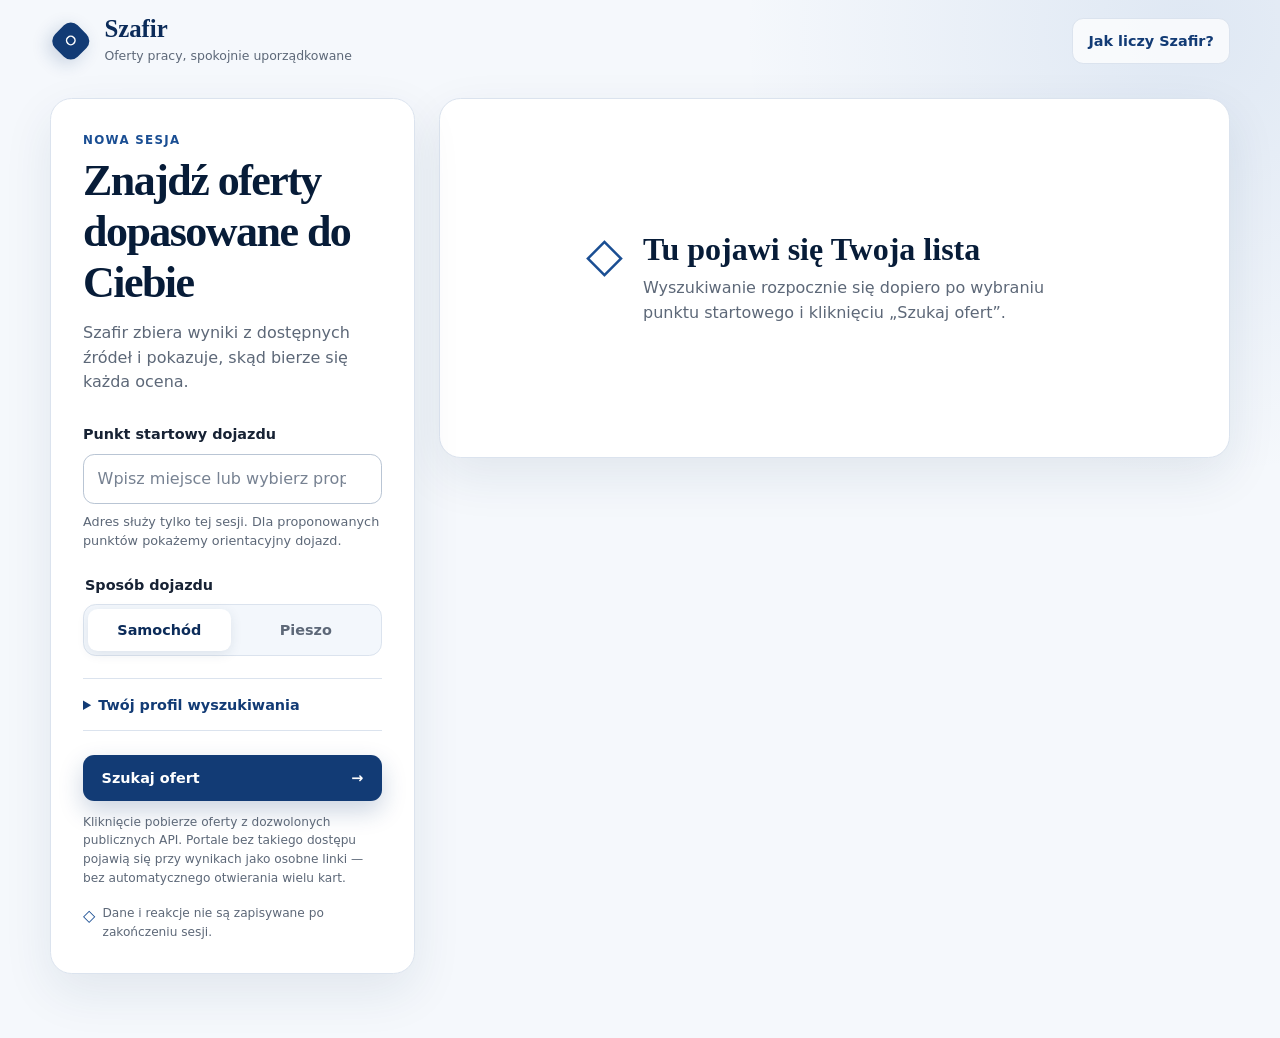
<file: index.html>
<!doctype html>
<html lang="pl">
  <head>
    <meta charset="utf-8">
    <meta name="viewport" content="width=device-width, initial-scale=1">
    <meta name="description" content="Szafir porządkuje oferty pracy w finansach według jawnych, zrozumiałych kryteriów.">
    <meta name="color-scheme" content="light">
    <meta name="theme-color" content="#123b75">
    <title>Szafir — spokojne szukanie pracy</title>
    <link rel="icon" type="image/svg+xml" href="data:image/svg+xml,%3Csvg xmlns='http://www.w3.org/2000/svg' viewBox='0 0 64 64'%3E%3Cpath fill='%23123b75' d='M32 4 58 24 47 56H17L6 24z'/%3E%3Cpath fill='%23ffffff' d='m32 13 15 12-6 20H23l-6-20z'/%3E%3Ccircle cx='32' cy='29' r='6' fill='%23e9ae4a'/%3E%3C/svg%3E">
    <link rel="stylesheet" href="styles.css">
    <script defer src="js/config.js"></script>
    <script defer src="js/adapters.js"></script>
    <script defer src="js/scoring.js"></script>
    <script defer src="js/ranking.js"></script>
    <script defer src="js/ui.js"></script>
    <script defer src="js/app.js"></script>
  </head>
  <body>
    <a class="skip-link" href="#main-content">Przejdź do głównej treści</a>

    <header class="site-header">
      <a class="brand" href="./" aria-label="Szafir — strona główna">
        <span class="brand-mark" aria-hidden="true"><span></span></span>
        <span>
          <strong>Szafir</strong>
          <small>Oferty pracy, spokojnie uporządkowane</small>
        </span>
      </a>
      <button class="button button-quiet" id="open-scoring" type="button">Jak liczy Szafir?</button>
    </header>

    <main id="main-content" class="page-shell">
      <aside class="search-panel" aria-labelledby="search-heading">
        <div class="eyebrow">Nowa sesja</div>
        <h1 id="search-heading">Znajdź oferty dopasowane do Ciebie</h1>
        <p class="lead">Szafir zbiera wyniki z dostępnych źródeł i pokazuje, skąd bierze się każda ocena.</p>

        <form id="search-form" novalidate>
          <div class="field-group">
            <label for="origin">Punkt startowy dojazdu</label>
            <input
              id="origin"
              name="origin"
              type="text"
              list="origin-suggestions"
              autocomplete="off"
              placeholder="Wpisz miejsce lub wybierz propozycję"
              required
              aria-describedby="origin-hint origin-error"
            >
            <datalist id="origin-suggestions">
              <option value="Zagłębiowska Mediateka, Sosnowiec"></option>
              <option value="Dworzec PKP Sosnowiec Główny"></option>
            </datalist>
            <p class="field-hint" id="origin-hint">Adres służy tylko tej sesji. Dla proponowanych punktów pokażemy orientacyjny dojazd.</p>
            <p class="field-error" id="origin-error" role="alert"></p>
          </div>

          <fieldset class="field-group">
            <legend>Sposób dojazdu</legend>
            <div class="segmented-control">
              <label>
                <input type="radio" name="commute-mode" value="car" checked>
                <span>Samochód</span>
              </label>
              <label>
                <input type="radio" name="commute-mode" value="walk">
                <span>Pieszo</span>
              </label>
            </div>
          </fieldset>

          <details class="profile-summary">
            <summary>Twój profil wyszukiwania</summary>
            <div>
              <p><strong>Najważniejsze:</strong> lokalne oferty po polsku. Tryb zdalny jest atutem, ale nie dominuje już wyniku.</p>
              <p><strong>Preferowane miejsca:</strong> Katowice i Sosnowiec, następnie bliska okolica.</p>
              <p><strong>Role:</strong> AP, faktury, P2P i finanse operacyjne.</p>
              <p><strong>Umowa:</strong> preferowana umowa o pracę. Inne oferty nadal pozostają na liście.</p>
            </div>
          </details>

          <button class="button button-primary search-button" type="submit" id="search-button">
            <span>Szukaj ofert</span>
            <span aria-hidden="true">→</span>
          </button>
          <p class="external-search-hint">Kliknięcie pobierze oferty z dozwolonych publicznych API. Portale bez takiego dostępu pojawią się przy wynikach jako osobne linki — bez automatycznego otwierania wielu kart.</p>
        </form>

        <p class="privacy-note"><span aria-hidden="true">◇</span> Dane i reakcje nie są zapisywane po zakończeniu sesji.</p>
      </aside>

      <section class="workspace" aria-label="Wyniki wyszukiwania">
        <div id="empty-state" class="empty-state">
          <div class="empty-gem" aria-hidden="true">◇</div>
          <div>
            <h2>Tu pojawi się Twoja lista</h2>
            <p>Wyszukiwanie rozpocznie się dopiero po wybraniu punktu startowego i kliknięciu „Szukaj ofert”.</p>
          </div>
        </div>

        <section id="loading-panel" class="loading-panel" hidden aria-labelledby="loading-title">
          <div class="section-heading">
            <div>
              <div class="eyebrow">Wyszukiwanie</div>
              <h2 id="loading-title">Szukamy ofert w dostępnych źródłach…</h2>
            </div>
            <span id="progress-label" class="progress-label">0 z 2</span>
          </div>
          <progress id="search-progress" max="2" value="0">0 z 2</progress>
          <ul class="source-list" id="source-list" aria-live="polite"></ul>
          <p class="loading-note">Każde źródło działa osobno — problem z jednym nie zatrzyma pozostałych wyników.</p>
        </section>

        <section id="results-panel" hidden aria-labelledby="results-title">
          <div class="results-header">
            <div>
              <div class="eyebrow">Wyniki tej sesji</div>
              <h2 id="results-title">Oferty dla Ciebie</h2>
              <p id="results-summary" class="results-summary"></p>
              <p class="ranking-rule">Najpierw pokazujemy Katowice i Sosnowiec. Oferty bez polskiego języka pozostają na końcu listy.</p>
            </div>
            <div class="results-actions">
              <button class="button button-quiet" type="button" id="undo-button" hidden>Cofnij</button>
              <button class="button button-quiet" type="button" id="reset-button" hidden>Resetuj dostosowanie</button>
            </div>
          </div>

          <div id="session-message" class="session-message" role="status" aria-live="polite" hidden></div>
          <div id="partial-warning" class="partial-warning" hidden></div>
          <aside id="external-search-notice" class="external-search-notice" aria-labelledby="external-search-title" hidden>
            <div class="external-search-header">
              <strong id="external-search-title">Dodatkowe portale — otwórz osobno</strong>
              <p>Te serwisy nie udostępniają Szafirowi automatycznego odczytu z aplikacji statycznej. Otwórz wybraną ofertę i skopiuj jej widoczną treść, aby dodać ją ręcznie do wspólnej listy.</p>
            </div>
            <ul id="external-search-list" class="external-search-list"></ul>
          </aside>
          <aside class="manual-import-notice" aria-labelledby="manual-import-title">
            <div>
              <strong id="manual-import-title">Dodaj konkretną ofertę do Oceny Szafira</strong>
              <p>Treść zostanie przeanalizowana lokalnie i zniknie po odświeżeniu strony. Szafir niczego nie wysyła ani nie zapisuje.</p>
            </div>
            <button id="open-import" class="button button-primary" type="button">Dodaj skopiowaną ofertę</button>
          </aside>
          <div id="jobs-list" class="jobs-list"></div>
        </section>
      </section>
    </main>

    <dialog id="scoring-dialog" aria-labelledby="scoring-title">
      <div class="dialog-card">
        <div class="dialog-header">
          <div>
            <div class="eyebrow">Jawne zasady</div>
            <h2 id="scoring-title">Jak liczy Szafir?</h2>
          </div>
          <button class="icon-button" type="button" id="close-scoring" aria-label="Zamknij objaśnienie">×</button>
        </div>
        <p>Ocena pokazuje dopasowanie do Twoich preferencji. Nie ocenia firmy ani jakości samej oferty.</p>
        <ol class="weights-list">
          <li><span>Lokalizacja</span><strong>35%</strong></li>
          <li><span>Tryb pracy i dni w biurze</span><strong>15%</strong></li>
          <li><span>Język oferty</span><strong>20%</strong></li>
          <li><span>Rola i obowiązki</span><strong>20%</strong></li>
          <li><span>Tygodniowy ciężar dojazdu</span><strong>5%</strong></li>
          <li><span>Forma umowy</span><strong>5%</strong></li>
        </ol>
        <div class="dialog-note">
          <strong>Brak danych nie daje zera.</strong>
          <p>Nieznane informacje obniżają pewność oceny, a nie sam wynik. Wynagrodzenie jest pokazywane, lecz nie wpływa na punktację.</p>
        </div>
        <p>Wyróżnienie <strong>Szafir poleca</strong> otrzymują wyłącznie oferty z wynikiem co najmniej 85%.</p>
      </div>
    </dialog>

    <dialog id="import-dialog" aria-labelledby="import-title">
      <form id="import-form" class="dialog-card import-form">
        <div class="dialog-header">
          <div>
            <div class="eyebrow">Import ręczny</div>
            <h2 id="import-title">Dodaj ofertę do wspólnej listy</h2>
          </div>
          <button class="icon-button" type="button" id="close-import" aria-label="Zamknij formularz importu">×</button>
        </div>
        <p class="import-intro">Skopiuj informacje z pojedynczego ogłoszenia. Wszystkie pola pozostają wyłącznie w pamięci tej karty.</p>

        <div class="import-field import-field-wide">
          <label for="import-url">Link do oryginalnej oferty</label>
          <input id="import-url" name="url" type="url" inputmode="url" placeholder="https://…" required>
        </div>
        <div class="import-grid">
          <div class="import-field">
            <label for="import-title-field">Stanowisko</label>
            <input id="import-title-field" name="title" type="text" required>
          </div>
          <div class="import-field">
            <label for="import-company">Firma</label>
            <input id="import-company" name="company" type="text" required>
          </div>
          <div class="import-field">
            <label for="import-location">Lokalizacja</label>
            <input id="import-location" name="location" type="text" placeholder="np. Katowice" required>
          </div>
          <div class="import-field">
            <label for="import-work">Tryb pracy</label>
            <select id="import-work" name="workArrangement">
              <option value="unknown">Nie podano</option>
              <option value="hybrid">Hybrydowa</option>
              <option value="onsite">Stacjonarna</option>
              <option value="remote">Zdalna</option>
            </select>
          </div>
          <div class="import-field">
            <label for="import-office-days">Dni w biurze / tydzień</label>
            <input id="import-office-days" name="officeDaysPerWeek" type="number" min="1" max="5" inputmode="numeric" disabled>
          </div>
          <div class="import-field">
            <label for="import-contract">Forma umowy</label>
            <select id="import-contract" name="contractType">
              <option value="unknown">Nie podano</option>
              <option value="employment">Umowa o pracę</option>
              <option value="b2b">B2B</option>
              <option value="mandate">Umowa zlecenie</option>
              <option value="temporary">Umowa tymczasowa</option>
              <option value="other">Inna</option>
            </select>
          </div>
        </div>
        <div class="import-field import-field-wide">
          <label for="import-description">Widoczna treść ogłoszenia</label>
          <textarea id="import-description" name="descriptionText" rows="9" placeholder="Wklej opis, obowiązki i wymagania…" required></textarea>
          <p class="field-hint">Szafir użyje tej treści do rozpoznania języka i rodzaju roli. Nie wklejaj danych logowania ani swoich danych osobowych.</p>
        </div>
        <p id="import-error" class="field-error" role="alert"></p>
        <div class="import-actions">
          <button id="cancel-import" class="button button-quiet" type="button">Anuluj</button>
          <button class="button button-primary" type="submit">Policz i dodaj do listy</button>
        </div>
      </form>
    </dialog>
  </body>
</html>
</file>
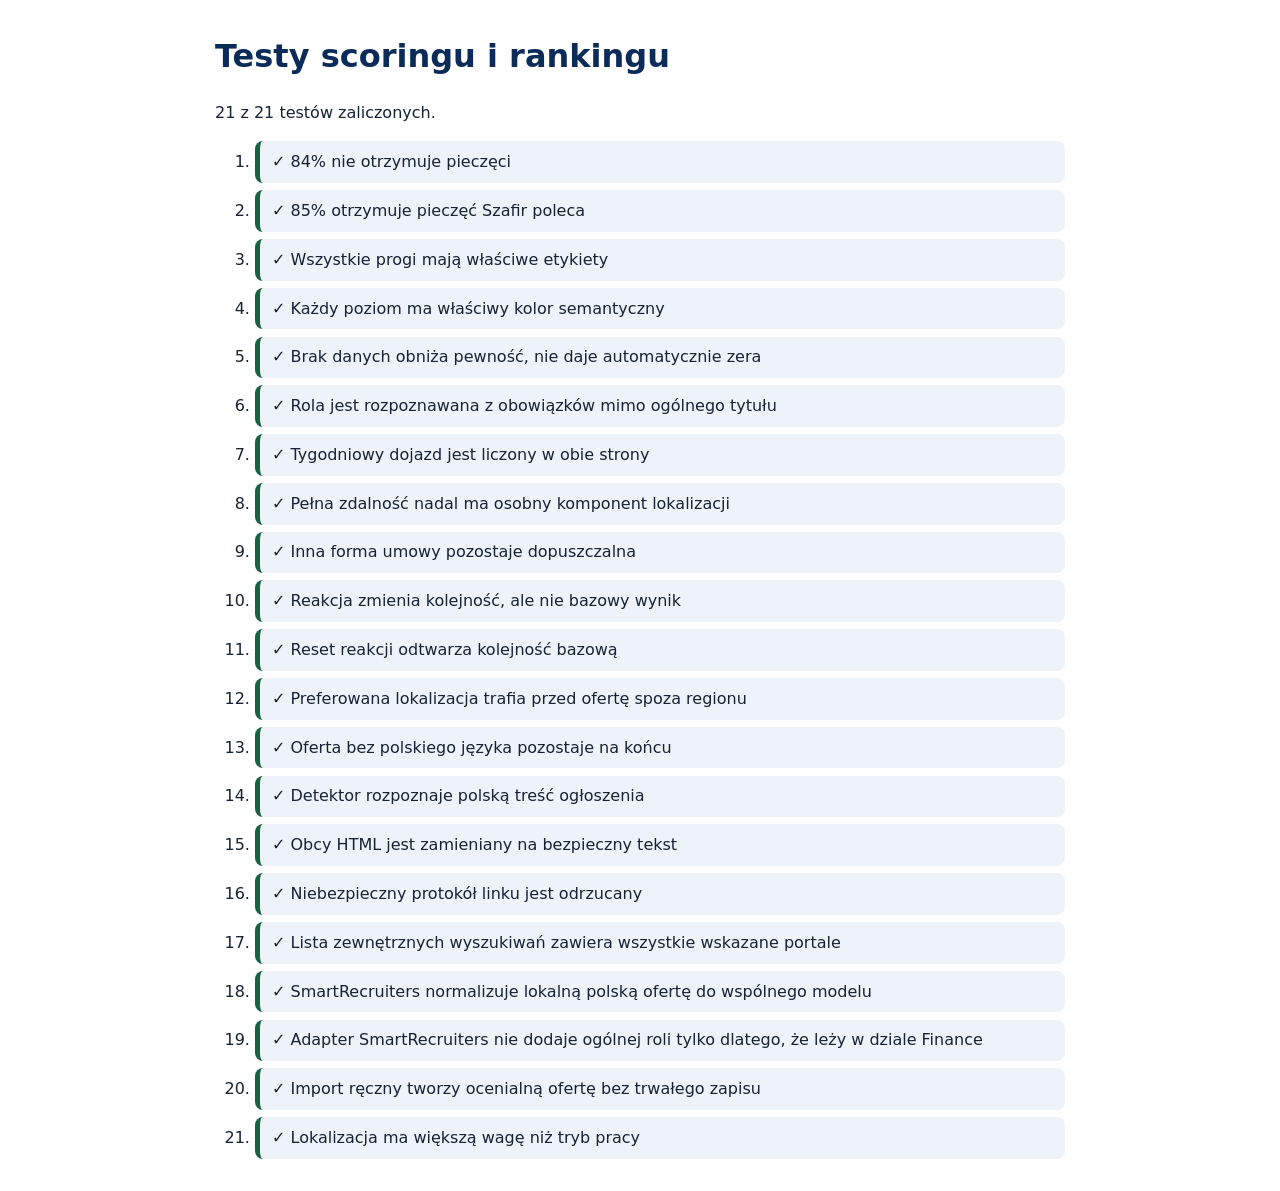
<file: tests/scoring.test.html>
<!doctype html>
<html lang="pl">
  <head>
    <meta charset="utf-8">
    <meta name="viewport" content="width=device-width, initial-scale=1">
    <title>Testy scoringu Szafira</title>
    <style>
      body { max-width: 850px; margin: 2rem auto; padding: 0 1rem; color: #172234; font: 16px/1.5 system-ui, sans-serif; }
      h1 { color: #0b2b59; }
      li { margin: .45rem 0; padding: .55rem .75rem; border-radius: .5rem; background: #eef3f9; }
      .pass { border-left: 5px solid #17633f; }
      .fail { border-left: 5px solid #a24a43; }
    </style>
    <script defer src="../js/config.js"></script>
    <script defer src="../js/adapters.js"></script>
    <script defer src="../js/scoring.js"></script>
    <script defer src="../js/ranking.js"></script>
    <script defer src="scoring.test.js"></script>
  </head>
  <body>
    <h1>Testy scoringu i rankingu</h1>
    <p id="summary">Uruchamianie…</p>
    <ol id="results"></ol>
  </body>
</html>
</file>
<file: styles.css>
:root {
  color-scheme: light;
  --sapphire-950: #071c38;
  --sapphire-900: #0b2b59;
  --sapphire-800: #123b75;
  --sapphire-700: #1a4e93;
  --sapphire-100: #e8f0fb;
  --sapphire-50: #f3f7fc;
  --ink: #172234;
  --muted: #5d6878;
  --line: #dbe3ee;
  --surface: #ffffff;
  --canvas: #f5f8fc;
  --warm: #e9ae4a;
  --great: #17633f;
  --good: #28744e;
  --check: #9a6300;
  --weak: #a24a43;
  --poor: #715b5b;
  --shadow: 0 18px 50px rgba(25, 54, 91, 0.09);
  --focus: #d88a0d;
  font-family: Inter, ui-sans-serif, system-ui, -apple-system, BlinkMacSystemFont, "Segoe UI", sans-serif;
}

* {
  box-sizing: border-box;
}

[hidden] {
  display: none !important;
}

html {
  scroll-behavior: smooth;
}

body {
  min-width: 320px;
  margin: 0;
  background:
    radial-gradient(circle at 93% 3%, rgba(60, 113, 180, 0.12), transparent 28rem),
    var(--canvas);
  color: var(--ink);
  font-size: 1rem;
  line-height: 1.55;
}

button,
input,
select,
textarea {
  font: inherit;
}

button,
summary,
a {
  -webkit-tap-highlight-color: transparent;
}

button:focus-visible,
input:focus-visible,
select:focus-visible,
textarea:focus-visible,
summary:focus-visible,
a:focus-visible {
  outline: 3px solid var(--focus);
  outline-offset: 3px;
}

.skip-link {
  position: fixed;
  z-index: 50;
  top: 0.75rem;
  left: 0.75rem;
  padding: 0.65rem 0.85rem;
  border-radius: 0.5rem;
  background: var(--surface);
  color: var(--sapphire-900);
  font-weight: 700;
  transform: translateY(-160%);
}

.skip-link:focus {
  transform: translateY(0);
}

.site-header {
  display: flex;
  align-items: center;
  justify-content: space-between;
  width: min(1180px, calc(100% - 2rem));
  min-height: 82px;
  margin: 0 auto;
  gap: 1rem;
}

.brand {
  display: inline-flex;
  align-items: center;
  gap: 0.8rem;
  color: var(--ink);
  text-decoration: none;
}

.brand strong,
.brand small {
  display: block;
}

.brand strong {
  color: var(--sapphire-900);
  font-family: Georgia, "Times New Roman", serif;
  font-size: 1.55rem;
  line-height: 1.05;
}

.brand small {
  margin-top: 0.25rem;
  color: var(--muted);
  font-size: 0.78rem;
}

.brand-mark {
  display: grid;
  width: 2.6rem;
  height: 2.6rem;
  place-items: center;
  border-radius: 0.8rem;
  background: var(--sapphire-800);
  box-shadow: 0 8px 24px rgba(18, 59, 117, 0.2);
  transform: rotate(45deg) scale(0.76);
}

.brand-mark span {
  width: 0.8rem;
  height: 0.8rem;
  border: 2px solid white;
  border-radius: 50%;
}

.page-shell {
  display: grid;
  grid-template-columns: minmax(280px, 365px) minmax(0, 1fr);
  align-items: start;
  width: min(1180px, calc(100% - 2rem));
  margin: 1rem auto 4rem;
  gap: 1.5rem;
}

.search-panel,
.empty-state,
.loading-panel,
.job-card,
.results-header {
  border: 1px solid var(--line);
  background: var(--surface);
  box-shadow: var(--shadow);
}

.search-panel {
  position: sticky;
  top: 1rem;
  padding: clamp(1.25rem, 3vw, 2rem);
  border-radius: 1.35rem;
}

.eyebrow {
  margin-bottom: 0.35rem;
  color: var(--sapphire-700);
  font-size: 0.74rem;
  font-weight: 800;
  letter-spacing: 0.11em;
  text-transform: uppercase;
}

h1,
h2,
h3,
p {
  margin-top: 0;
}

h1,
h2,
h3 {
  line-height: 1.16;
}

h1,
h2 {
  font-family: Georgia, "Times New Roman", serif;
  color: var(--sapphire-950);
}

h1 {
  max-width: 14ch;
  margin-bottom: 0.8rem;
  font-size: clamp(2rem, 4vw, 2.75rem);
  letter-spacing: -0.035em;
}

h2 {
  margin-bottom: 0.5rem;
  font-size: clamp(1.5rem, 3vw, 2rem);
}

.lead,
.results-summary,
.ranking-rule,
.field-hint,
.loading-note {
  color: var(--muted);
}

.lead {
  margin-bottom: 1.75rem;
}

.field-group {
  margin: 0 0 1.4rem;
  padding: 0;
  border: 0;
}

.field-group > label,
.field-group legend {
  display: block;
  margin-bottom: 0.5rem;
  color: var(--ink);
  font-size: 0.9rem;
  font-weight: 750;
}

input[type="text"],
input[type="url"],
input[type="number"],
select,
textarea {
  width: 100%;
  min-height: 48px;
  padding: 0.75rem 0.85rem;
  border: 1px solid #b9c5d4;
  border-radius: 0.7rem;
  background: #fff;
  color: var(--ink);
}

textarea {
  min-height: 150px;
  resize: vertical;
}

input::placeholder,
textarea::placeholder {
  color: #778292;
}

input[aria-invalid="true"] {
  border-color: var(--weak);
}

.field-hint,
.field-error {
  margin: 0.45rem 0 0;
  font-size: 0.8rem;
}

.field-error {
  color: #8a2e2b;
  font-weight: 650;
}

.segmented-control {
  display: grid;
  grid-template-columns: 1fr 1fr;
  padding: 0.25rem;
  border: 1px solid var(--line);
  border-radius: 0.8rem;
  background: var(--sapphire-50);
  gap: 0.25rem;
}

.segmented-control label {
  position: relative;
  cursor: pointer;
}

.segmented-control input {
  position: absolute;
  opacity: 0;
}

.segmented-control span {
  display: grid;
  min-height: 42px;
  place-items: center;
  border-radius: 0.6rem;
  color: var(--muted);
  font-size: 0.9rem;
  font-weight: 700;
}

.segmented-control input:checked + span {
  background: var(--surface);
  color: var(--sapphire-900);
  box-shadow: 0 3px 12px rgba(25, 54, 91, 0.1);
}

.segmented-control input:focus-visible + span {
  outline: 3px solid var(--focus);
  outline-offset: 2px;
}

.profile-summary {
  margin: 0 0 1.5rem;
  border-block: 1px solid var(--line);
}

.profile-summary summary {
  padding: 0.9rem 0;
  color: var(--sapphire-800);
  cursor: pointer;
  font-size: 0.9rem;
  font-weight: 750;
}

.profile-summary div {
  padding-bottom: 0.25rem;
}

.profile-summary p {
  margin-bottom: 0.75rem;
  color: var(--muted);
  font-size: 0.84rem;
}

.button {
  display: inline-flex;
  min-height: 44px;
  align-items: center;
  justify-content: center;
  padding: 0.65rem 0.95rem;
  border: 1px solid transparent;
  border-radius: 0.7rem;
  cursor: pointer;
  font-size: 0.9rem;
  font-weight: 750;
  text-decoration: none;
}

.button:disabled {
  cursor: wait;
  opacity: 0.65;
}

.button-primary {
  background: var(--sapphire-800);
  color: white;
  box-shadow: 0 10px 24px rgba(18, 59, 117, 0.22);
}

.button-primary:hover:not(:disabled) {
  background: var(--sapphire-700);
}

.button-quiet {
  border-color: var(--line);
  background: rgba(255, 255, 255, 0.75);
  color: var(--sapphire-800);
}

.button-quiet:hover:not(:disabled) {
  background: var(--sapphire-100);
}

.search-button {
  width: 100%;
  justify-content: space-between;
  padding-inline: 1.1rem;
}

.privacy-note {
  display: flex;
  margin: 1rem 0 0;
  align-items: flex-start;
  gap: 0.45rem;
  color: var(--muted);
  font-size: 0.76rem;
}

.external-search-hint {
  margin: 0.75rem 0 0;
  color: var(--muted);
  font-size: 0.76rem;
}

.privacy-note span {
  color: var(--sapphire-700);
  font-size: 1rem;
}

.workspace {
  min-width: 0;
}

.empty-state {
  display: grid;
  min-height: 360px;
  grid-template-columns: auto minmax(0, 440px);
  align-content: center;
  justify-content: center;
  padding: 2rem;
  border-radius: 1.35rem;
  gap: 1.25rem;
}

.empty-state p {
  margin: 0;
  color: var(--muted);
}

.empty-gem {
  color: var(--sapphire-700);
  font-family: Georgia, serif;
  font-size: 3rem;
  line-height: 1;
}

.loading-panel {
  padding: clamp(1.25rem, 4vw, 2rem);
  border-radius: 1.35rem;
}

.section-heading,
.results-header,
.job-topline,
.job-actions,
.dialog-header {
  display: flex;
  align-items: flex-start;
  justify-content: space-between;
  gap: 1rem;
}

.progress-label {
  color: var(--sapphire-800);
  font-size: 0.9rem;
  font-weight: 800;
}

progress {
  width: 100%;
  height: 0.7rem;
  margin: 1rem 0 1.25rem;
  border: 0;
  border-radius: 99px;
  overflow: hidden;
  background: var(--sapphire-100);
}

progress::-webkit-progress-bar {
  background: var(--sapphire-100);
}

progress::-webkit-progress-value {
  background: var(--sapphire-700);
}

progress::-moz-progress-bar {
  background: var(--sapphire-700);
}

.source-list {
  display: grid;
  margin: 0;
  padding: 0;
  list-style: none;
  gap: 0.6rem;
}

.source-row {
  display: grid;
  grid-template-columns: 1.1rem minmax(0, 1fr) auto;
  align-items: center;
  min-height: 46px;
  padding: 0.65rem 0.75rem;
  border: 1px solid var(--line);
  border-radius: 0.7rem;
  gap: 0.65rem;
}

.source-icon {
  color: var(--sapphire-700);
  font-weight: 900;
  text-align: center;
}

.source-status {
  color: var(--muted);
  font-size: 0.8rem;
}

.loading-note {
  margin: 1rem 0 0;
  font-size: 0.83rem;
}

.results-header {
  margin-bottom: 1rem;
  padding: 1.25rem 1.4rem;
  border-radius: 1.15rem;
}

.results-summary {
  margin: 0;
}

.ranking-rule {
  max-width: 48rem;
  margin: 0.45rem 0 0;
  font-size: 0.84rem;
}

.results-actions {
  display: flex;
  flex-wrap: wrap;
  justify-content: flex-end;
  gap: 0.5rem;
}

.session-message,
.partial-warning {
  margin-bottom: 1rem;
  padding: 0.8rem 1rem;
  border-radius: 0.75rem;
  font-size: 0.9rem;
}

.external-search-notice {
  display: block;
  margin-bottom: 1rem;
  padding: 1rem;
  border: 1px solid #b8cce7;
  border-radius: 0.85rem;
  background: var(--sapphire-50);
}

.external-search-notice strong {
  color: var(--sapphire-900);
}

.external-search-notice p {
  max-width: 48rem;
  margin: 0.25rem 0 0;
  color: var(--muted);
  font-size: 0.84rem;
}

.external-search-list {
  display: grid;
  margin: 1rem 0 0;
  padding: 0;
  list-style: none;
  grid-template-columns: repeat(2, minmax(0, 1fr));
  gap: 0.65rem;
}

.external-source-row {
  display: flex;
  align-items: center;
  justify-content: space-between;
  min-width: 0;
  padding: 0.7rem;
  border: 1px solid #d1deef;
  border-radius: 0.7rem;
  background: white;
  gap: 0.75rem;
}

.external-source-copy {
  display: grid;
  min-width: 0;
  gap: 0.15rem;
}

.external-source-copy span {
  color: var(--muted);
  font-size: 0.76rem;
}

.external-search-notice .button {
  flex: 0 0 auto;
  background: white;
  white-space: nowrap;
}

.manual-import-notice {
  display: flex;
  align-items: center;
  justify-content: space-between;
  margin-bottom: 1rem;
  padding: 1rem;
  border: 1px solid #bdd9c9;
  border-radius: 0.85rem;
  background: #eff8f2;
  gap: 1rem;
}

.manual-import-notice strong {
  color: #1f5d3c;
}

.manual-import-notice p {
  max-width: 45rem;
  margin: 0.25rem 0 0;
  color: #496456;
  font-size: 0.84rem;
}

.manual-import-notice .button {
  flex: 0 0 auto;
  white-space: nowrap;
}

.session-message {
  border: 1px solid #bdd9c9;
  background: #eff8f2;
  color: #225f3e;
}

.partial-warning {
  border: 1px solid #ead3a8;
  background: #fff9ed;
  color: #6c4b0b;
}

.jobs-list {
  display: grid;
  gap: 1rem;
}

.job-card {
  position: relative;
  overflow: hidden;
  padding: clamp(1rem, 3vw, 1.4rem);
  border-radius: 1.15rem;
  transition: transform 180ms ease, box-shadow 180ms ease;
}

.job-card:hover {
  transform: translateY(-2px);
  box-shadow: 0 22px 56px rgba(25, 54, 91, 0.13);
}

.job-card::before {
  position: absolute;
  inset: 0 auto 0 0;
  width: 4px;
  background: var(--score-color);
  content: "";
}

.score-cluster {
  display: flex;
  flex-wrap: wrap;
  align-items: center;
  gap: 0.5rem;
}

.score-pill {
  display: inline-flex;
  align-items: baseline;
  padding: 0.35rem 0.65rem;
  border-radius: 99px;
  background: color-mix(in srgb, var(--score-color) 11%, white);
  color: var(--score-color);
  font-size: 0.82rem;
  font-weight: 800;
  gap: 0.3rem;
}

.score-pill strong {
  font-size: 1.1rem;
}

.seal {
  display: inline-flex;
  align-items: center;
  padding: 0.3rem 0.6rem;
  border: 1px solid #e9c77e;
  border-radius: 99px;
  background: #fff8e8;
  color: #72500c;
  font-size: 0.78rem;
  font-weight: 800;
  gap: 0.3rem;
}

.local-badge {
  display: inline-flex;
  align-items: center;
  padding: 0.3rem 0.6rem;
  border: 1px solid #b8cce7;
  border-radius: 99px;
  background: var(--sapphire-50);
  color: var(--sapphire-800);
  font-size: 0.78rem;
  font-weight: 800;
}

.confidence {
  color: var(--muted);
  font-size: 0.78rem;
}

.job-title {
  margin: 1rem 0 0.2rem;
  color: var(--sapphire-950);
  font-family: Georgia, "Times New Roman", serif;
  font-size: clamp(1.25rem, 2.5vw, 1.55rem);
}

.company-line {
  margin-bottom: 1rem;
  color: var(--muted);
  font-weight: 650;
}

.facts-list {
  display: flex;
  flex-wrap: wrap;
  margin: 0 0 1rem;
  padding: 0;
  list-style: none;
  gap: 0.45rem;
}

.facts-list li {
  padding: 0.35rem 0.55rem;
  border: 1px solid var(--line);
  border-radius: 0.55rem;
  background: var(--sapphire-50);
  color: #344155;
  font-size: 0.82rem;
}

.why {
  margin: 0 0 0.6rem;
}

.why strong {
  color: var(--sapphire-800);
}

.warning-line {
  margin: 0 0 1rem;
  color: #6c5360;
  font-size: 0.86rem;
}

.source-line {
  margin: 0;
  color: var(--muted);
  font-size: 0.8rem;
}

.job-actions {
  align-items: center;
  margin-top: 1rem;
  padding-top: 1rem;
  border-top: 1px solid var(--line);
}

.job-actions-primary,
.reaction-group {
  display: flex;
  flex-wrap: wrap;
  gap: 0.5rem;
}

.link-button {
  color: var(--sapphire-700);
  font-size: 0.88rem;
  font-weight: 750;
}

.reaction-button {
  min-height: 42px;
  padding: 0.55rem 0.75rem;
  border: 1px solid var(--line);
  border-radius: 0.65rem;
  background: white;
  color: var(--ink);
  cursor: pointer;
  font-size: 0.84rem;
  font-weight: 700;
}

.reaction-button:hover {
  background: var(--sapphire-50);
}

.reaction-button[aria-pressed="true"][data-reaction="liked"] {
  border-color: #9cc7ae;
  background: #eaf6ee;
  color: #1c6340;
}

.reaction-button[aria-pressed="true"][data-reaction="disliked"] {
  border-color: #d6c1c0;
  background: #f8f1f1;
  color: #794541;
}

.job-details {
  margin-top: 1rem;
  border-top: 1px solid var(--line);
}

.job-details summary {
  padding: 1rem 0 0;
  color: var(--sapphire-700);
  cursor: pointer;
  font-size: 0.88rem;
  font-weight: 750;
}

.details-content {
  padding-top: 1rem;
}

.details-content h4 {
  margin: 1rem 0 0.5rem;
  font-size: 0.95rem;
}

.description-text {
  color: #3c485a;
  white-space: pre-line;
}

.component-list {
  display: grid;
  margin: 0;
  padding: 0;
  list-style: none;
  gap: 0.55rem;
}

.component-list li {
  display: grid;
  grid-template-columns: minmax(110px, 0.7fr) minmax(0, 1.5fr) auto;
  align-items: center;
  padding: 0.6rem 0;
  border-bottom: 1px solid var(--line);
  font-size: 0.84rem;
  gap: 0.7rem;
}

.component-name {
  font-weight: 750;
}

.component-reason {
  color: var(--muted);
}

.component-score {
  color: var(--sapphire-800);
  font-weight: 800;
  white-space: nowrap;
}

dialog {
  width: min(620px, calc(100% - 2rem));
  max-height: calc(100vh - 2rem);
  overflow-y: auto;
  padding: 0;
  border: 0;
  border-radius: 1.25rem;
  box-shadow: 0 30px 100px rgba(7, 28, 56, 0.35);
}

#import-dialog {
  width: min(760px, calc(100% - 2rem));
}

dialog::backdrop {
  background: rgba(7, 28, 56, 0.56);
  backdrop-filter: blur(3px);
}

.dialog-card {
  padding: clamp(1.25rem, 4vw, 2rem);
}

.icon-button {
  display: grid;
  width: 44px;
  height: 44px;
  flex: 0 0 auto;
  place-items: center;
  border: 1px solid var(--line);
  border-radius: 50%;
  background: white;
  color: var(--sapphire-800);
  cursor: pointer;
  font-size: 1.7rem;
  line-height: 1;
}

.weights-list {
  display: grid;
  margin: 1.25rem 0;
  padding: 0;
  list-style: none;
  gap: 0.65rem;
}

.weights-list li {
  display: flex;
  justify-content: space-between;
  padding: 0.75rem 0.85rem;
  border-radius: 0.65rem;
  background: var(--sapphire-50);
  gap: 1rem;
}

.weights-list strong {
  color: var(--sapphire-800);
}

.dialog-note {
  padding: 1rem;
  border-left: 4px solid var(--warm);
  background: #fff9ec;
}

.dialog-note p {
  margin: 0.35rem 0 0;
}

.import-intro {
  color: var(--muted);
}

.import-grid {
  display: grid;
  grid-template-columns: repeat(2, minmax(0, 1fr));
  gap: 1rem;
}

.import-field {
  min-width: 0;
  margin-bottom: 1rem;
}

.import-field label {
  display: block;
  margin-bottom: 0.4rem;
  font-size: 0.86rem;
  font-weight: 750;
}

.import-field input:disabled {
  background: #edf1f6;
  color: var(--muted);
}

.import-actions {
  display: flex;
  justify-content: flex-end;
  gap: 0.65rem;
}

@media (max-width: 860px) {
  .page-shell {
    grid-template-columns: 1fr;
  }

  .search-panel {
    position: static;
  }

  h1 {
    max-width: none;
  }
}

@media (max-width: 600px) {
  .site-header,
  .page-shell {
    width: min(100% - 1rem, 1180px);
  }

  .site-header {
    min-height: 70px;
  }

  .brand small {
    display: none;
  }

  .site-header .button {
    padding-inline: 0.7rem;
    font-size: 0.8rem;
  }

  .page-shell {
    margin-top: 0.25rem;
    gap: 0.75rem;
  }

  .search-panel,
  .empty-state,
  .loading-panel,
  .results-header,
  .job-card {
    border-radius: 0.9rem;
  }

  .empty-state {
    min-height: 260px;
    grid-template-columns: 1fr;
  }

  .results-header,
  .job-topline,
  .job-actions,
  .section-heading,
  .manual-import-notice {
    align-items: stretch;
    flex-direction: column;
  }

  .external-search-list {
    grid-template-columns: 1fr;
  }

  .external-source-row {
    align-items: stretch;
    flex-direction: column;
  }

  .import-grid {
    grid-template-columns: 1fr;
    gap: 0;
  }

  .import-actions {
    align-items: stretch;
    flex-direction: column-reverse;
  }

  .results-actions,
  .reaction-group {
    justify-content: flex-start;
  }

  .reaction-button {
    flex: 1 1 135px;
  }

  .component-list li {
    grid-template-columns: 1fr auto;
  }

  .component-reason {
    grid-column: 1 / -1;
  }
}

@media (prefers-reduced-motion: reduce) {
  *,
  *::before,
  *::after {
    scroll-behavior: auto !important;
    transition-duration: 0.01ms !important;
    animation-duration: 0.01ms !important;
    animation-iteration-count: 1 !important;
  }
}
</file>
